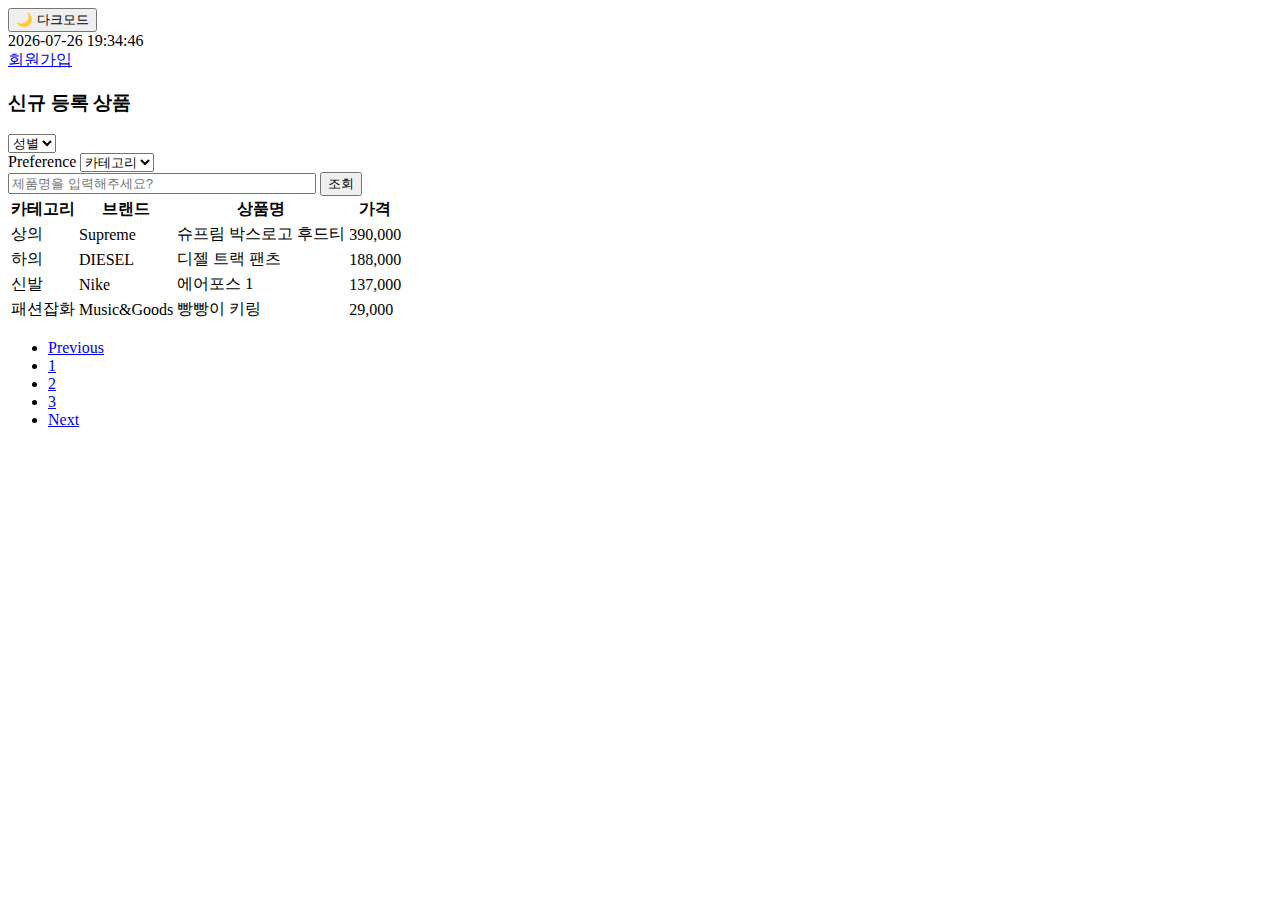
<file: Day05/index.html>
<!DOCTYPE html>
<html lang="ko">
<head>
  <meta charset="UTF-8">
  <meta name="viewport" content="width=device-width, initial-scale=1.0">
  <link href="https://cdn.jsdelivr.net/npm/bootstrap@5.3.1/dist/css/bootstrap.min.css" rel="stylesheet" integrity="sha384-4bw+/aepP/YC94hEpVNVgiZdgIC5+VKNBQNGCHeKRQN+PtmoHDEXuppvnDJzQIu9" crossorigin="anonymous">
  <title>Admin Page</title>
  <style>
    body.dark-mode {
      background-color: #121212;
      color: #eee;
    }
  
    body.dark-mode .table {
      color: #ccc;
      background-color: #1e1e1e;
    }
  
    body.dark-mode .btn-primary {
      background-color: #3a3a3a;
      border-color: #555;
    }
  
    body.dark-mode input,
    body.dark-mode select {  
      background-color: #2a2a2a;
      color: #eee;
      border-color: #555;
    }
    body.dark-mode input::placeholder {
    color: #cfbfbf; /* 또는 white, #ddd 등 원한 색 */
    }
    body.dark-mode .pagination .page-link {
    background-color: #2a2a2a;
    color: #ddd;
    border-color: #555;
    }

    body.dark-mode .pagination .page-item.active .page-link {
    background-color: #555;
    border-color: #777;
    }
    body.dark-mode .table,
    body.dark-mode .table th,
    body.dark-mode .table td {
    color: white !important;  /* 텍스트 색상 완전히 고정 */
    background-color: #1e1e1e;
    border-color: #444;
    }


    body.dark-mode .table th,
    body.dark-mode .table td {
    background-color: #1e1e1e;
    border-color: #444;
    }


  </style>
</head>
<body>
  <div class="container mt-3">
    <div class="d-flex justify-content-end">
        <div class="text-end mb-3">
            <button id="darkModeToggle" class="btn btn-outline-dark btn-sm">🌙 다크모드</button>
          </div>
          
        <span id="clock" class="fw-bold text-secondary ms-3"></span>
        </div>
        <div class="text-end mb-3">
            <a href="signup.html" class="btn btn-success btn-sm">회원가입</a>
          </div> 
    <h3 class="mt-5 mb-3">신규 등록 상품</h3>
    <div class="mb-3">
        <label for="genderSelect" class="form-label"></label>
        <select class="form-select form-select-sm w-auto" id="genderSelect" name="gender">
          <option selected disabled>성별</option>
          <option value="male">남성</option>
          <option value="female">여성</option>
        </select>
      </div>
    <form class="row row-cols-lg-auto g-3 align-items-center">      
      <div class="col-3">
        <label class="visually-hidden" for="inlineFormSelectPref">Preference</label>
        <select class="form-select" id="inlineFormSelectPref" name="category_data_table">
          <!-- 셀렉트요소의 name="category_data_table"은 지우거나 변경하면 안돼요 -->
          <!-- 카테고리 셀렉트 코드를 넣어주세요 -->
          
            <option selected>카테고리</option>
            <option value="상의">상의</option>
            <option value="하의">하의</option>
            <option value="신발">신발</option>
            <option value="패션잡화">패션잡화</option>
          
        </select>
        
      </div>
    </form>
    <form class="mb-4">
        <div class="d-flex align-items-center gap-2">
          <!-- 입력창 -->
          <input
            type="text"
            class="form-control form-control-sm"
            placeholder="제품명을 입력해주세요?"
            name="product_input"
            style="width: 300px;"
          />
      
          <!-- 버튼 -->
          <button type="submit" class="btn btn-sm btn-primary">조회</button>
        </div>
      </form>

    <div class="container mt-3">
      <table class="table table-sm">
        <thead>
          <!-- 열의 속성값을 나타내는 코드를 작성해주세요 (예 : 카테고리, 브랜드, 상품명, 가격) -->
          <tr>
            <th>카테고리</th>
            <th>브랜드</th>
            <th>상품명</th>
            <th>가격</th>
          </tr>
        </thead>
        <tbody id="product_data_Table">
          <!-- tbody요소의 id="product_data_Table" 는 지우거나 변경하면 안돼요! -->
          <!-- 제품 데이터가 여기 추가됩니다. -->
        </tbody>
      </table>
    </div>
    <!-- 페이지 네이션 코드를 넣어주세요 -->
    <nav aria-label="Page navigation example">
        <ul class="pagination justify-content-center mt-4">
          <li class="page-item disabled">
            <a class="page-link" href="#">Previous</a>
          </li>
          <li class="page-item active">
            <a class="page-link" href="#">1</a>
          </li>
          <li class="page-item">
            <a class="page-link" href="#">2</a>
          </li>
          <li class="page-item">
            <a class="page-link" href="#">3</a>
          </li>
          <li class="page-item">
            <a class="page-link" href="#">Next</a>
          </li>
        </ul>
      </nav>
      
  </div>

  <script>
    // 크롤링한 데이터를 아래와 같은 형태의 객체 배열로 가정합니다.
    // 추후 데이터베이스에 있는 데이터를 쿼리문으로 불러 올 수 있게 쿼리를 작성해 볼 수 있음

    // 제품 데이터
    const product_data = [
      { category: "상의", brand: 'Supreme', product: '슈프림 박스로고 후드티', price: '390,000' },
      { category: "하의", brand: 'DIESEL', product: '디젤 트랙 팬츠', price: '188,000' },
      { category: "신발", brand: 'Nike', product: '에어포스 1', price: '137,000' },
      { category: "패션잡화", brand: 'Music&Goods', product: '빵빵이 키링', price: '29,000' },
      // ...
    ];

    // 제품 테이블에 데이터 추가
    const product_data_Table = document.getElementById('product_data_Table');

    // 초기 데이터 로딩
    product_data.forEach((item) => {
      const row = product_data_Table.insertRow();
      row.insertCell(0).innerHTML = item.category;
      row.insertCell(1).innerHTML = item.brand;
      row.insertCell(2).innerHTML = item.product;
      row.insertCell(3).innerHTML = item.price;
    });
  </script>
  <script src="https://cdn.jsdelivr.net/npm/bootstrap@5.3.1/dist/js/bootstrap.bundle.min.js"></script>
  <script src="script.js"></script>
</body>
</html>
</file>
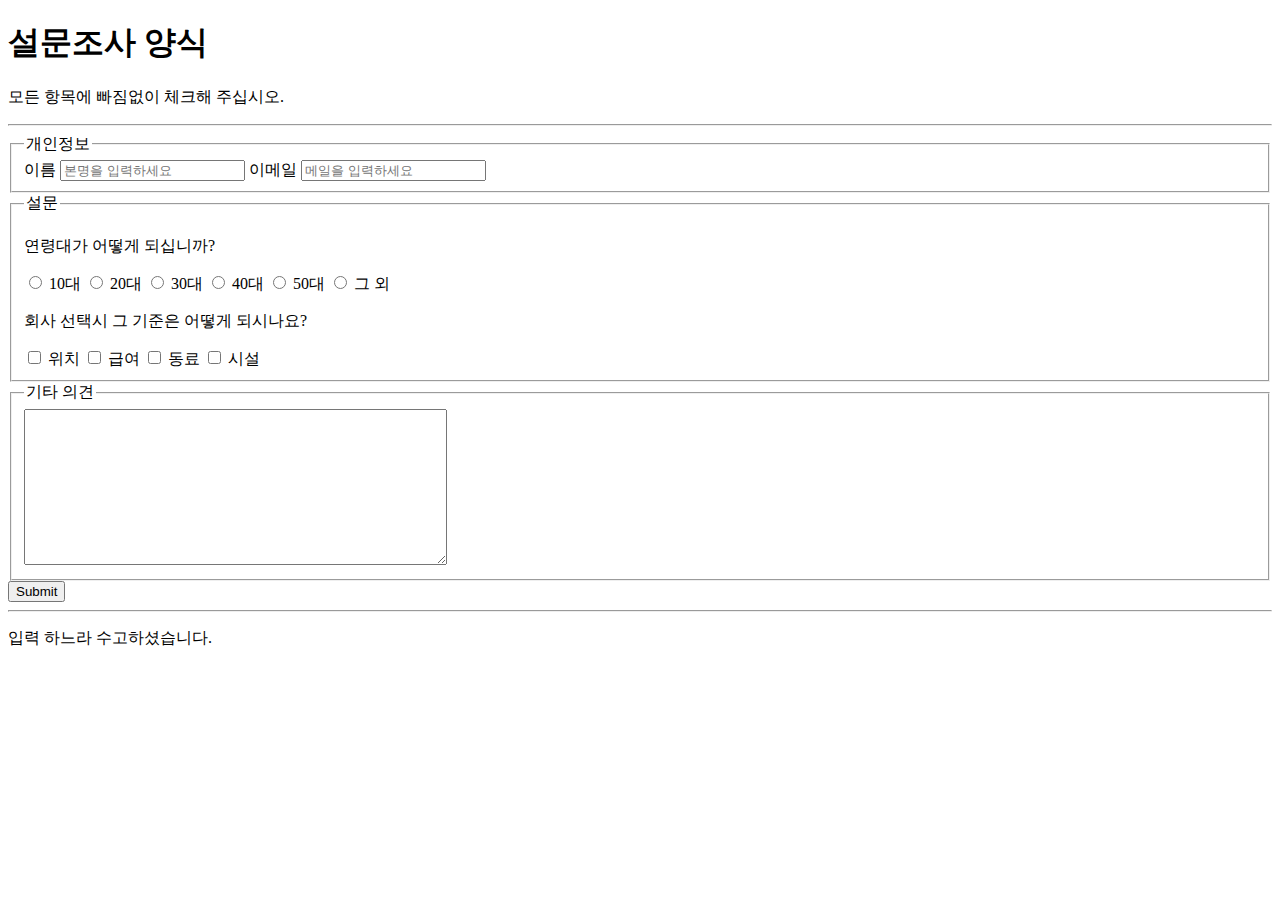
<file: Day01/form.html>
<!DOCTYPE html>
<html lang="ko">
<head>
    <meta charset="UTF-8">
    <meta name="viewport" content="width=device-width, initial-scale=1.0">
    <title>설문조사 양식</title>
</head>
<body>
    <header>
        <h1>설문조사 양식</h1>
        <p>모든 항목에 빠짐없이 체크해 주십시오.</p>
    </header>
    <hr>
    <main>
        <form>
            <fieldset>
                <legend>개인정보</legend>
                <label for ="name">이름</label>
                <input type = "text" id="name" 
                name="name" placeholder="본명을 입력하세요">
                <label for ="email">이메일</label>
                <input type = "email" id="email"
                name="email" placeholder="메일을 입력하세요">
            </fieldset>
            <fieldset>
                <legend>설문</legend>
                <p>연령대가 어떻게 되십니까?</p>
                <input type="radio" id="teen" name="age">
                <label for = "teen">10대 </label>

                <input type="radio" id="twenty" name="age">
                <label for = "twenty">20대 </label>

                <input type="radio" id="thirty" name="age">
                <label for = "thirty">30대 </label>

                <input type="radio" id="fourty" name="age">
                <label for = "fourty">40대 </label>

                <input type="radio" id="fifty" name="age">
                <label for = "fifty">50대 </label>

                <input type="radio" id="other" name="age">
                <label for = "other">그 외 </label>
                

                <p>회사 선택시 그 기준은 어떻게 되시나요?</p>
                <input type="checkbox" id="position" name="company">
                <label for="position">위치</label>
                <input type="checkbox" id="price" name="company">
                <label for="price">급여</label>
                <input type="checkbox" id="member" name="company">
                <label for="member">동료</label>
                <input type="checkbox" id="infra" name="company">
                <label for="infra">시설</label>

            
            </fieldset>
            <fieldset>
                <legend>기타 의견</legend>

                <textarea rows="10" cols="50" name="comment"></textarea>
            </fieldset>
            <input type="submit">
        </form>
    </main>
    <hr>
    <footer>
        <p>입력 하느라 수고하셨습니다.</p>
    </footer>
</body>
</html>
</file>
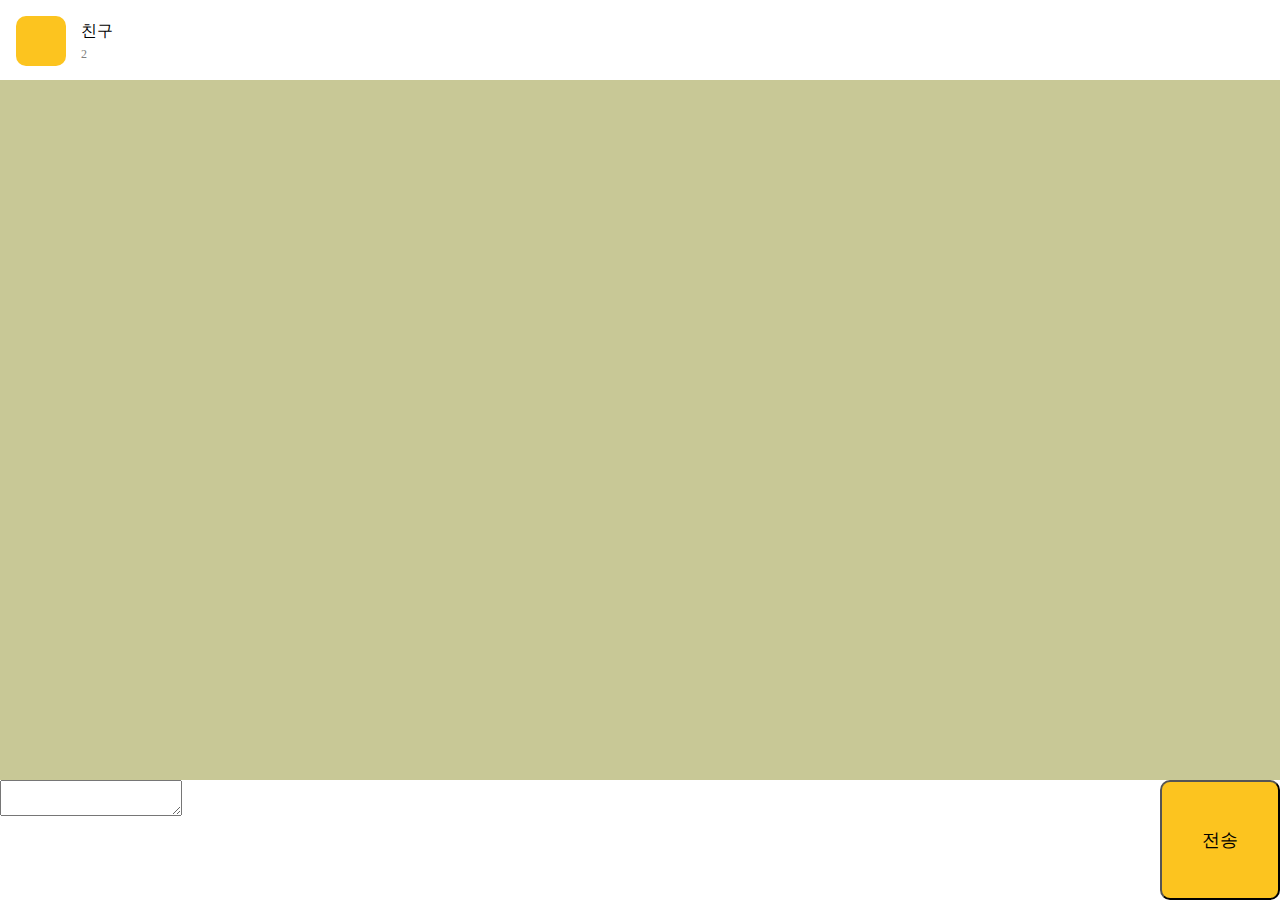
<file: Day02/chat.html>
<!DOCTYPE html>
<html lang="ko">
<head>
    <meta charset="UTF-8">
    <meta name="viewport" content="width=device-width, initial-scale=1.0">
    <title>채팅방 만들기</title>
    <link href="chat.css" rel="stylesheet">
</head>
<body>
    <div class="container">
        <main class="chat-screen">
            <section class="chat-screen__bar">
                <div class="user">
                    <div class="user__column">
                        <div class="user__pic"></div>
                    </div>
                    <div class="user__column">
                        <p class="user__nick">친구</p>
                        <p class="user__count">2</p>        

                    </div>

                </div>
            </section>


        </main>

        <form class="chat-form">
            <section class="chat-form__field">
                <textarea class="chat-from__msg"></textarea>
                <input type="submit" value="전송" class="chat-form__bt">
            </section>

        </form>
    </div>
    
</body>
</html>
</file>
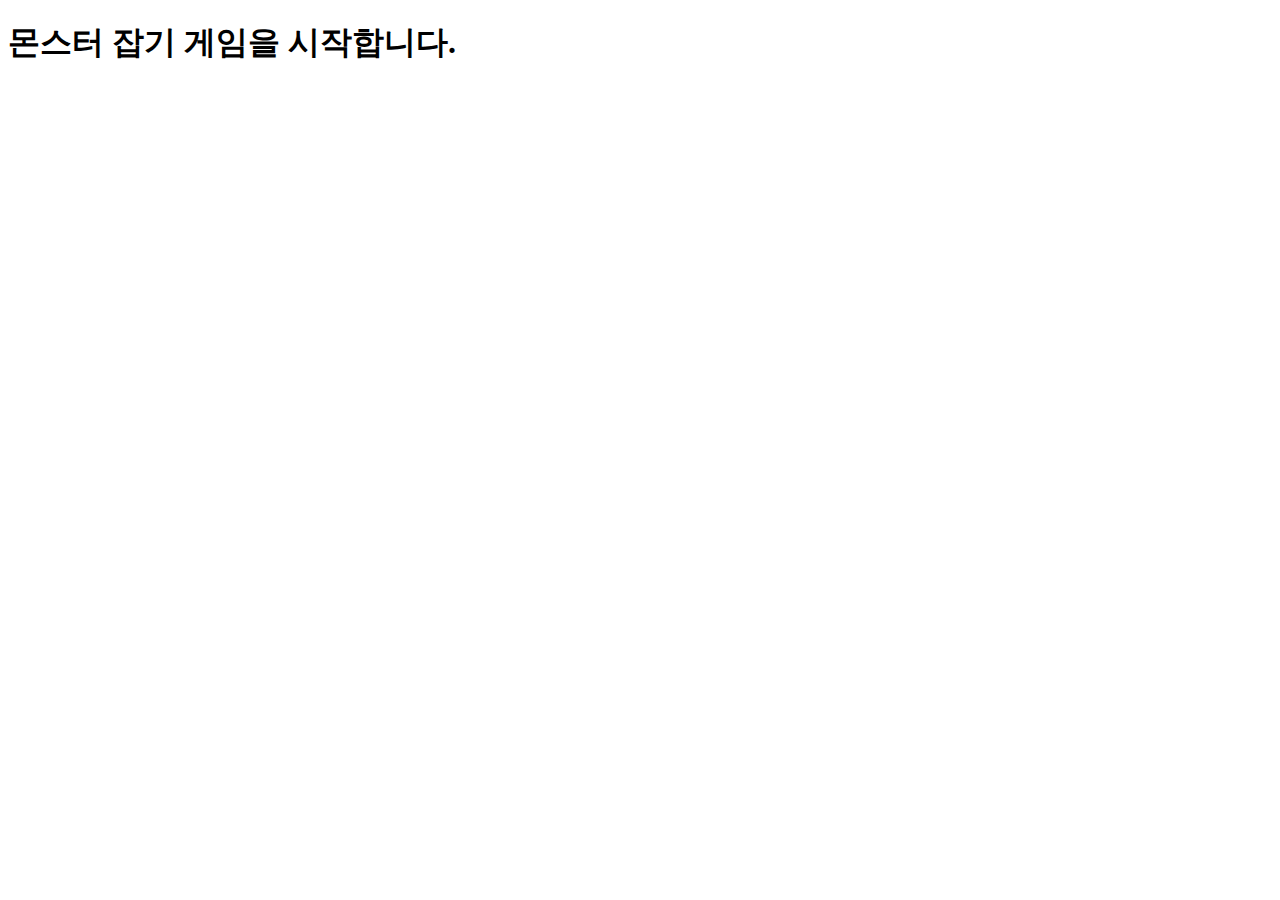
<file: Day03/monster.html>
<!DOCTYPE html>
<html lang="ko">
<head>
    <meta charset="UTF-8">
    <meta name="viewport" content="width=device-width, initial-scale=1.0">
    <title>몬스터 잡기 게임</title>
</head>
<body>
    <div id="container"></div>
    
    
    <script>
        let monsterHP = 100
        const container = document.getElementById("container")
        const h1 = document.createElement("h1")
        h1.textContent = "몬스터 잡기 게임을 시작합니다."
        container.appendChild(h1)

        let attackDamage = parseInt(prompt("1회 공격시 데미지는?(양의 정수)"))
        let attackCount = 0

        if(attackDamage > 0){

            while(monsterHP > 0){
                monsterHP -= attackDamage
                attackCount += 1
                const p = document.createElement("p")
                p.textContent = `몬스터를 ${attackCount}회 공격했다.`
                container.append(p)
                // 과제
                if(monsterHP < 0){
                    monsterHP = 0
                }


                const strong =document.createElement("strong")
                strong.textContent = `몬스터의 남은 HP는 ${monsterHP}입니다.`
                container.append(strong)


            }
            
            const h2 = document.createElement("h2")
            h2.textContent = "몬스터 잡기 완료! 수고하셨습니다."
            h2.style.color = "yellowgreen"
            h2.title = '게임을 다시 시작하고 싶으면 새로고침하세요'
            container.appendChild(h2)

        }else{
            alert("데미지를 잘못 입력하여 게임을 취소합니다.!")    
        }



    
    </script>
</body>
</html>
</file>
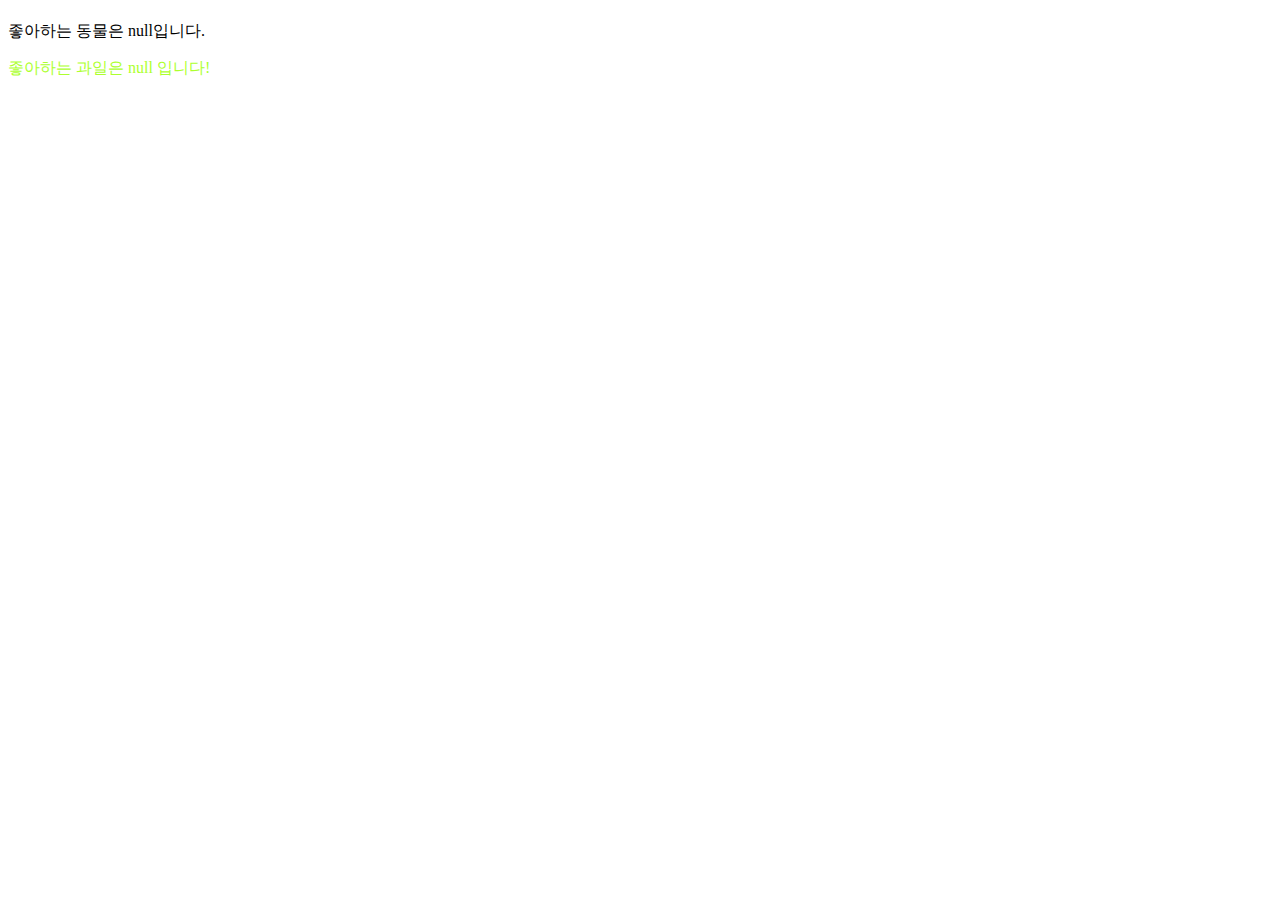
<file: Day03/user.html>
<!DOCTYPE html>
<html lang="ko">
<head>
    <meta charset="UTF-8">
    <meta name="viewport" content="width=device-width, initial-scale=1.0">
    <title>사용자 정보 입력받고 출력하기</title>
    <style>
        #fruits{
            color: greenyellow;
        }
    </style>

</head>
<body>
    <h1 id ="name"></h1>
    <p id ="animal"></p>
    <p id ="fruits"></p>


    <script>
        const nameElement = document.querySelector("#name")
        let name = prompt("너의 이름은?")
        nameElement.textContent =name

        const animalElement = document.querySelector("#animal")
        let animal = prompt("좋아하는 동물은?")
        animalElement.textContent = `좋아하는 동물은 ${animal}입니다.`

        document.querySelector("#fruits")
        .textContent = `좋아하는 과일은 ${prompt("좋아하는 과일은?")} 입니다!`
    </script>
</body>
</html>
</file>
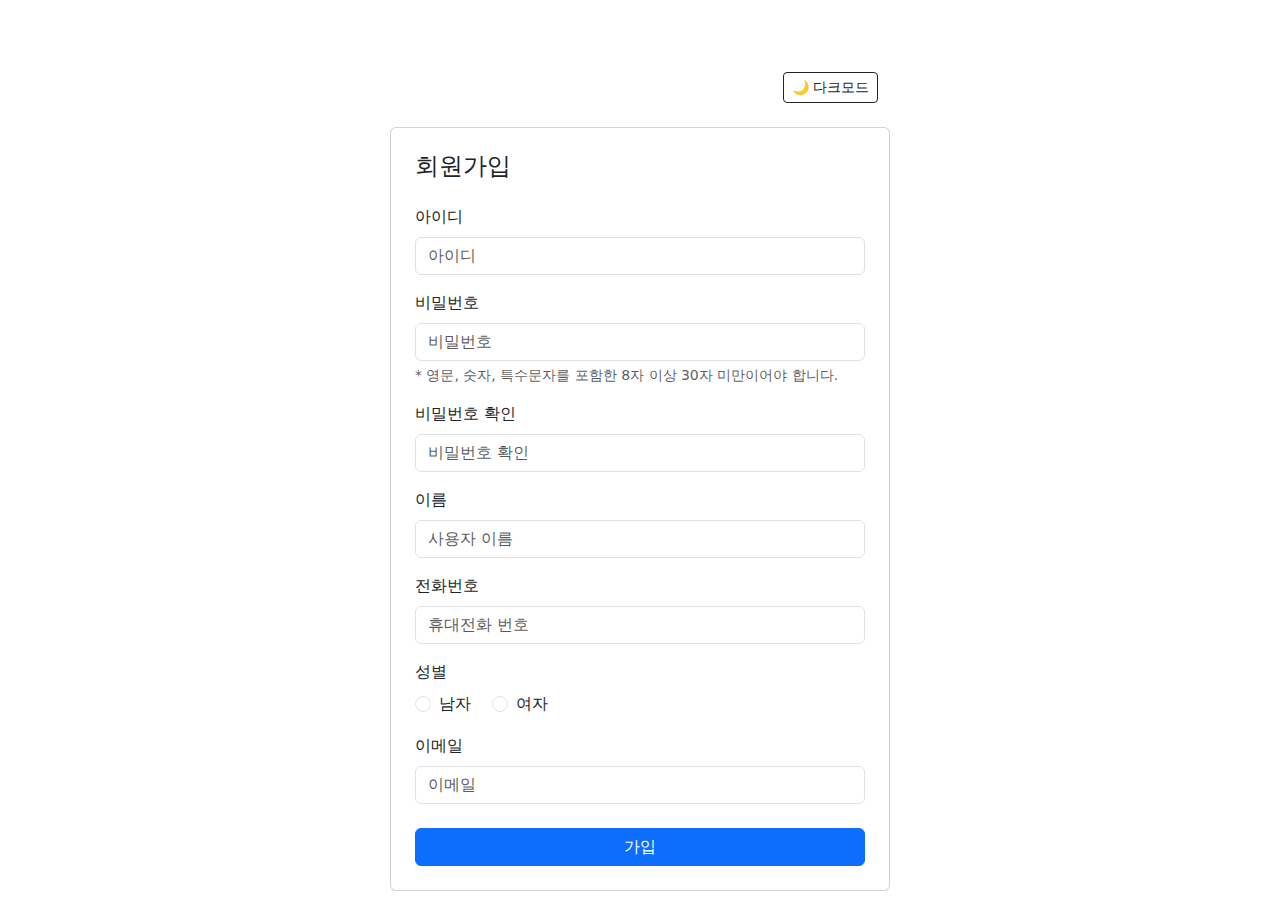
<file: Day05/signup.html>
<!DOCTYPE html>
<html lang="ko">
<head>
    <style>
        body.dark-mode {
          background-color: #121212;
          color: #eee;
        }
      
        body.dark-mode .card {
          background-color: #1e1e1e;
          color: white;
          border-color: #333;
        }
      
        body.dark-mode input,
        body.dark-mode select {
          background-color: #2a2a2a;
          color: white;
          border-color: #555;
        }
      
        body.dark-mode input::placeholder {
          color: #ccc;
        }
      
        body.dark-mode .btn-primary {
          background-color: #444;
          border-color: #666;
        }
      </style>
  <meta charset="UTF-8">
  <title>회원가입</title>
  <link href="https://cdn.jsdelivr.net/npm/bootstrap@5.3.1/dist/css/bootstrap.min.css" rel="stylesheet">
</head>
<body class="p-4">
  <div class="container mt-5">
    <div class="container mt-5 d-flex justify-content-end mb-4" style="max-width: 500px;">
        <button id="darkModeToggle" class="btn btn-outline-dark btn-sm">🌙 다크모드</button>
      </div>
    <div class="card p-4" style="max-width: 500px; margin: auto;">
      <h4 class="mb-4">회원가입</h4>
  
      <form>
        <!-- 아이디 -->
        <div class="mb-3">
          <label for="userId" class="form-label">아이디</label>
          <input type="text" class="form-control" id="userId" placeholder="아이디">
        </div>
  
        <!-- 비밀번호 -->
        <div class="mb-1">
          <label for="password" class="form-label">비밀번호</label>
          <input type="password" class="form-control" id="password" placeholder="비밀번호">
        </div>
        <div class="mb-3">
          <div class="form-text text-muted">
            * 영문, 숫자, 특수문자를 포함한 8자 이상 30자 미만이어야 합니다.
          </div>
        </div>
  
        <!-- 비밀번호 확인 -->
        <div class="mb-3">
          <label for="passwordCheck" class="form-label">비밀번호 확인</label>
          <input type="password" class="form-control" id="passwordCheck" placeholder="비밀번호 확인">
        </div>
  
        <!-- 이름 -->
        <div class="mb-3">
          <label for="name" class="form-label">이름</label>
          <input type="text" class="form-control" id="name" placeholder="사용자 이름">
        </div>
  
        <!-- 전화번호 -->
        <div class="mb-3">
          <label for="phone" class="form-label">전화번호</label>
          <input type="tel" class="form-control" id="phone" placeholder="휴대전화 번호">
        </div>
  
        <!-- 성별 -->
        <div class="mb-3">
          <label class="form-label d-block">성별</label>
          <div class="form-check form-check-inline">
            <input class="form-check-input" type="radio" name="gender" id="genderMale" value="male">
            <label class="form-check-label" for="genderMale">남자</label>
          </div>
          <div class="form-check form-check-inline">
            <input class="form-check-input" type="radio" name="gender" id="genderFemale" value="female">
            <label class="form-check-label" for="genderFemale">여자</label>
          </div>
        </div>
  
        <!-- 이메일 -->
        <div class="mb-4">
          <label for="email" class="form-label">이메일</label>
          <input type="email" class="form-control" id="email" placeholder="이메일">
        </div>
  
        <!-- 가입 버튼 -->
        <button type="submit" class="btn btn-primary w-100">가입</button>
      </form>
    </div>
  </div>
  <script>
    window.addEventListener("DOMContentLoaded", () => {
      const isDark = localStorage.getItem("darkMode") === "true";
      const toggleBtn = document.getElementById("darkModeToggle");
  
      if (isDark) {
        document.body.classList.add("dark-mode");
        toggleBtn.classList.remove("btn-outline-dark");
        toggleBtn.classList.add("btn-outline-light");
        toggleBtn.textContent = "☀️ 라이트모드";
      }
  
      if (toggleBtn) {
        toggleBtn.addEventListener("click", () => {
          document.body.classList.toggle("dark-mode");
          const isNowDark = document.body.classList.contains("dark-mode");
          localStorage.setItem("darkMode", isNowDark ? "true" : "false");
  
          if (isNowDark) {
            toggleBtn.classList.remove("btn-outline-dark");
            toggleBtn.classList.add("btn-outline-light");
            toggleBtn.textContent = "☀️ 라이트모드";
          } else {
            toggleBtn.classList.remove("btn-outline-light");
            toggleBtn.classList.add("btn-outline-dark");
            toggleBtn.textContent = "🌙 다크모드";
          }
        });
      }
    });
  </script>
</body>
</html>
</file>
<file: Day02/chat.css>
*{
    box-sizing: border-box;
}
html{
    height:100%;
}
body{
    height: 100%;
    margin: 0;
}
.container{
    height: 100%;
    background-color: rgb(200, 200, 150);
}

/* 스크린 크기 조정 */
.chat-screen{
    height: calc(100% - 120px);
}

/* 유저 정보 */
.user{
    background-color:#FFFFFF;
    padding: 16px;
    height: 80px;
}
.user__column{
    float: left;
}

.user__pic{
    width: 50px;
    height: 50px;
    margin-right: 10px;
    border-radius: 10px;
    background-color: #FCC41F;
}

.user__nick, .user__count{
    margin: 5px;
}
.user__count{
    font-size:12px;
    color: gray;
}
/*채팅 입력창*/
.chat-form{
    height: 120px;
    background-color: #ffffff;
}
.chat-form__field{
    height: 120px;
}
.chat-form__msg{
    width: calc(100% - 120px);
    height: 120px;
    border: none;
    resize: none;
    font-size: 24px;
    padding: 10px;
}

.chat-form__bt{
    float: right;
    width: 120px;
    height: 120px;
    border-radius: 10px;
    background-color: #FCC41F;
    font-size: 18px;
}

.chat-form__msg:focus{
    outline: none;
}

.chat-form__bt:active{
    background-color: #CB9D12;
}
</file>
